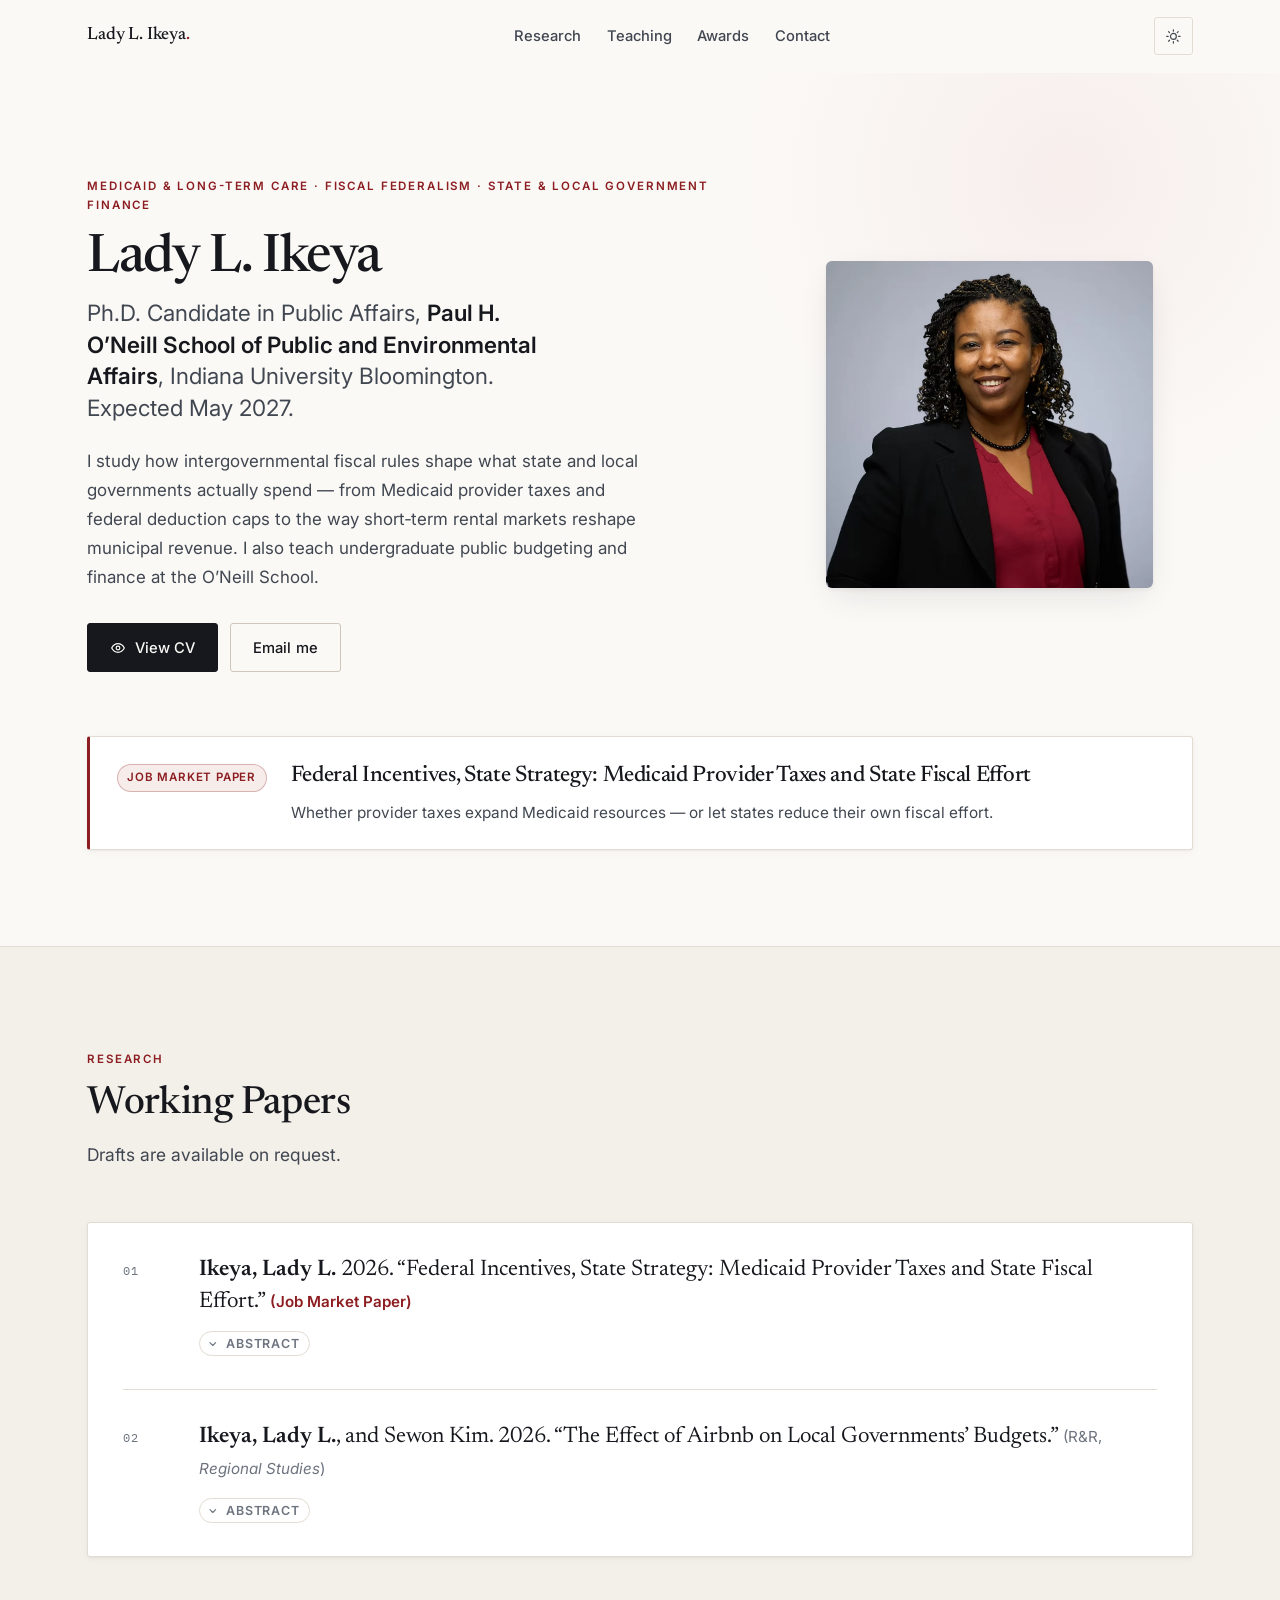
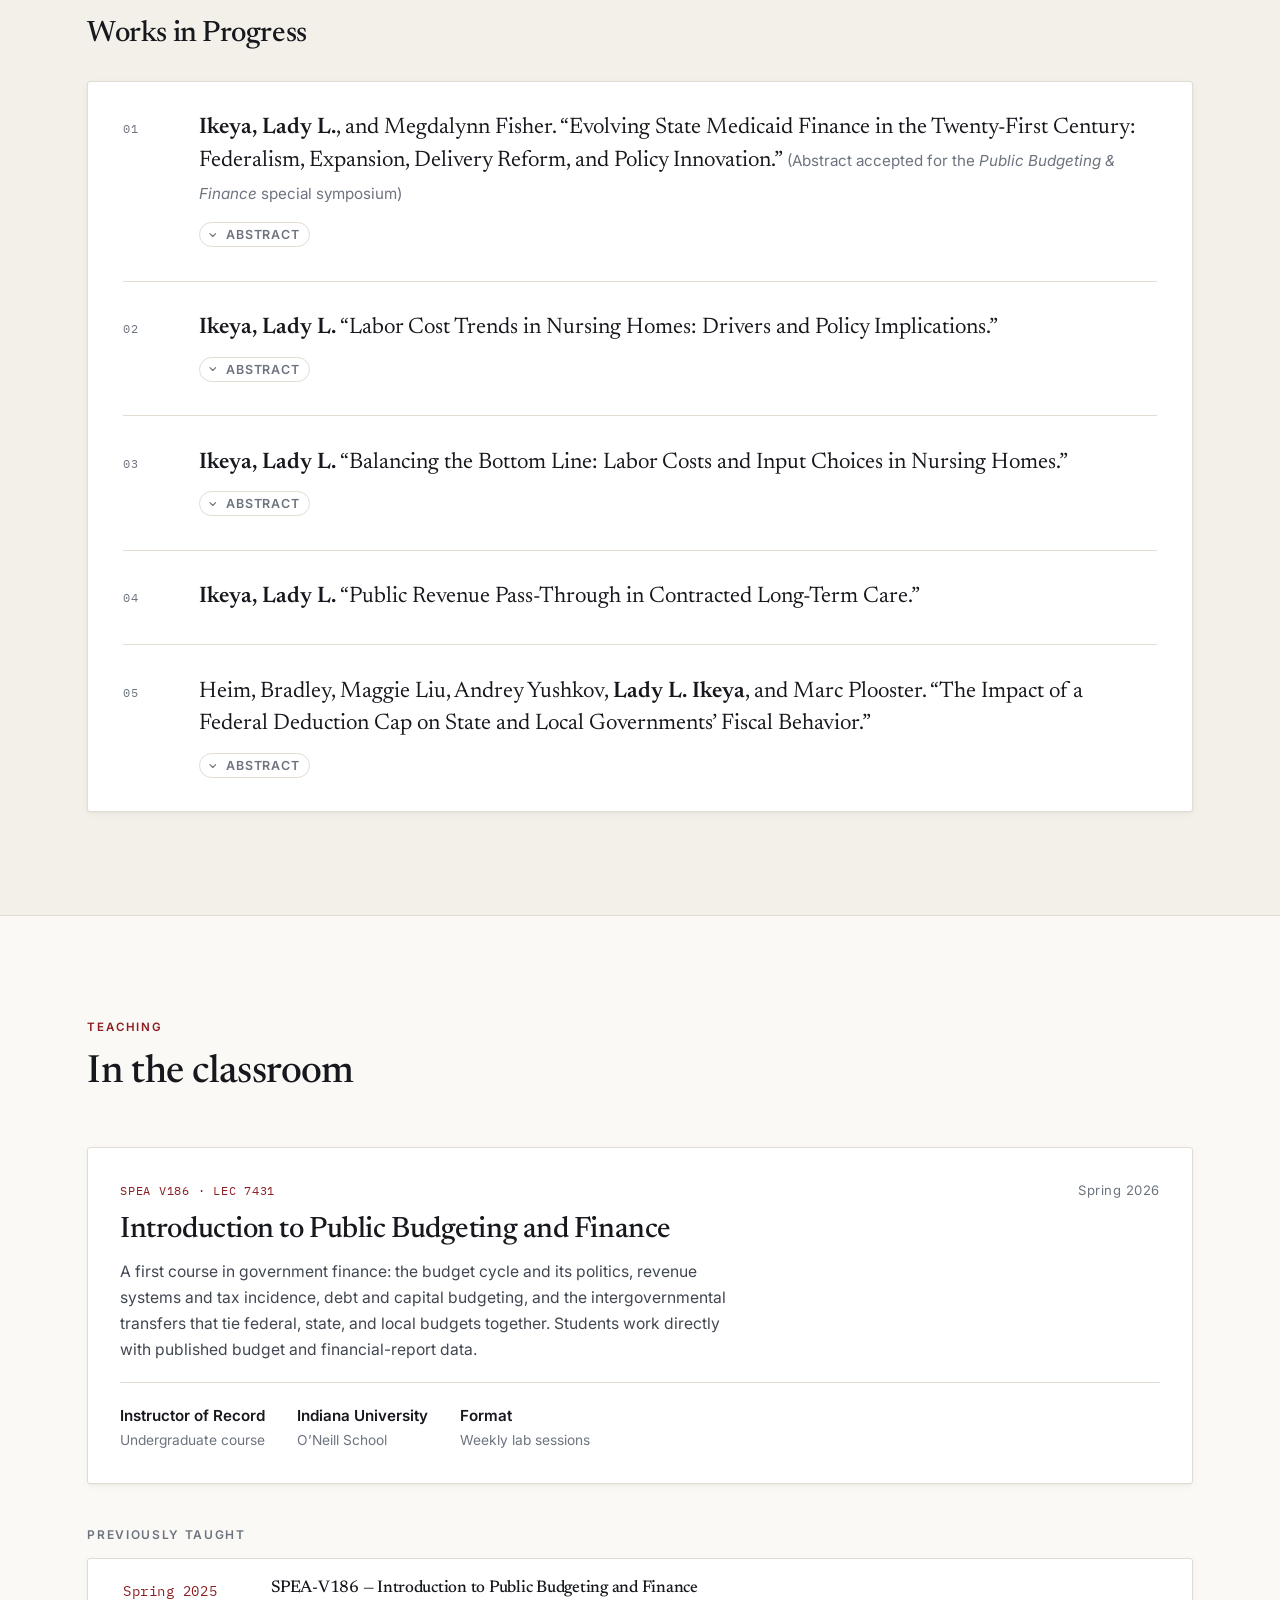
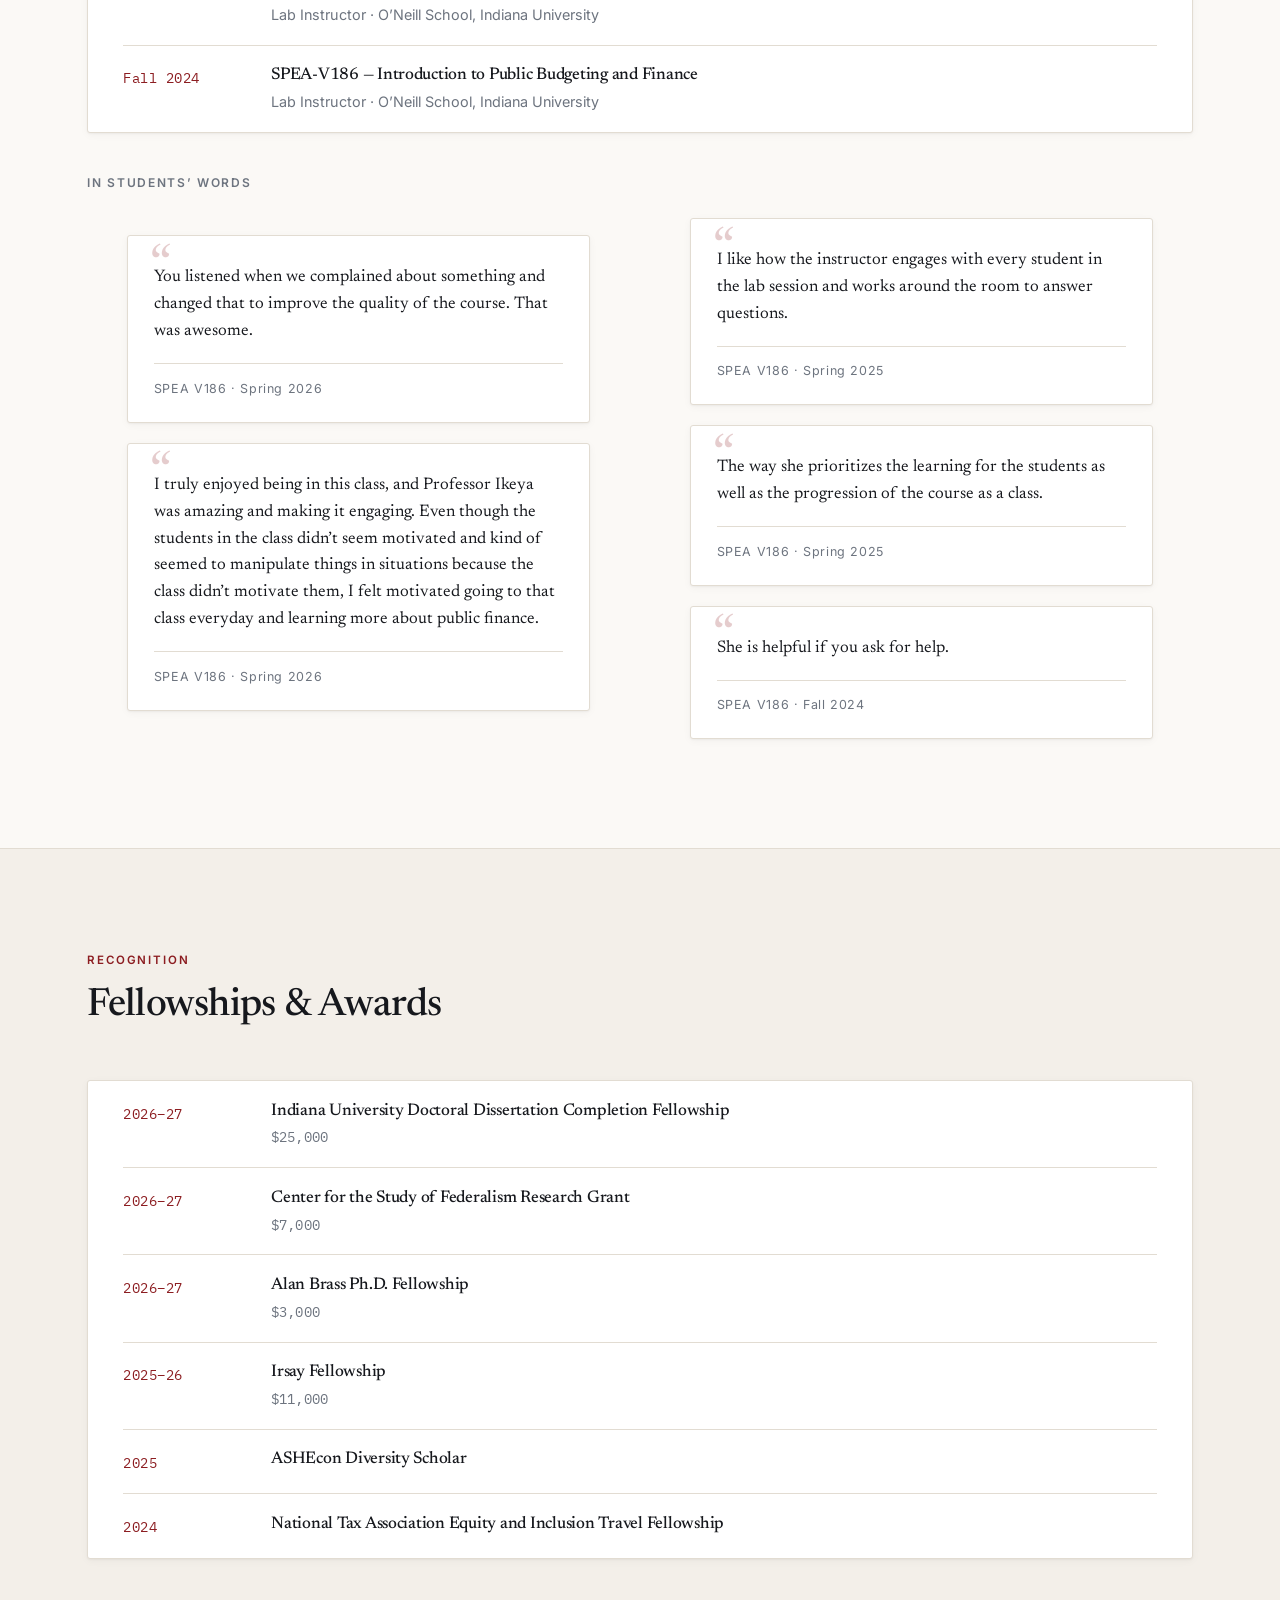
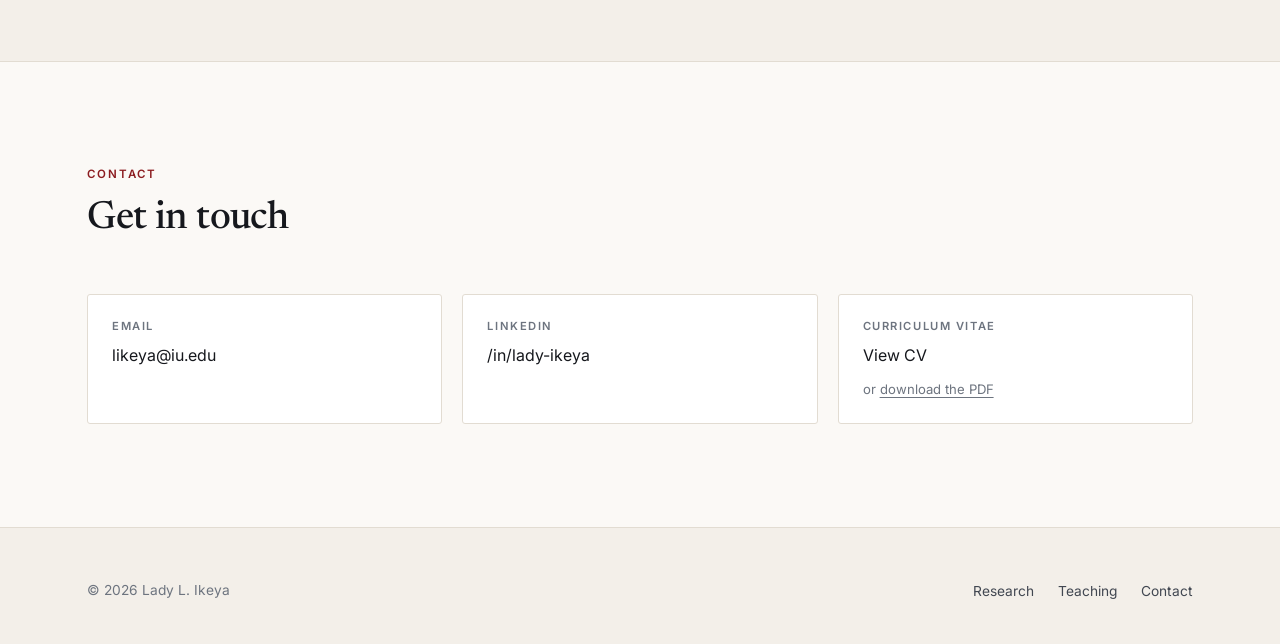
<file: index.html>
<!doctype html>
<html lang="en">
<head>
  <meta charset="utf-8">
  <meta name="viewport" content="width=device-width, initial-scale=1">
  <meta name="author" content="Lady L. Ikeya">
  <title>Lady L. Ikeya — Public Finance &amp; Fiscal Federalism</title>
  <meta name="description" content="Lady L. Ikeya is a Ph.D. candidate in public affairs at Indiana University's O'Neill School, researching public budgeting, Medicaid finance, and fiscal federalism.">
  <meta property="og:type" content="website">
  <meta property="og:title" content="Lady L. Ikeya — Public Finance &amp; Fiscal Federalism">
  <meta property="og:description" content="Ph.D. candidate researching public budgeting, Medicaid finance, and fiscal federalism at Indiana University.">
  <meta name="twitter:card" content="summary_large_image">
  <link rel="preconnect" href="https://fonts.googleapis.com">
  <link rel="preconnect" href="https://fonts.gstatic.com" crossorigin>
  <link rel="stylesheet" href="https://fonts.googleapis.com/css2?family=Inter:wght@400;500;600&family=Newsreader:ital,opsz,wght@0,6..72,400;0,6..72,500;1,6..72,400&family=IBM+Plex+Mono:wght@400;500&display=swap">
  <link rel="stylesheet" href="assets/css/main.css">
  <link rel="icon" href="data:image/svg+xml,<svg xmlns='http://www.w3.org/2000/svg' viewBox='0 0 100 100'><rect width='100' height='100' rx='16' fill='%238c1d21'/><text y='72' x='50' text-anchor='middle' font-family='Georgia,serif' font-size='58' fill='%23fbf9f6'>LI</text></svg>">
  <script>
    (function () {
      try {
        var t = localStorage.getItem('li-theme');
        if (t === 'light' || t === 'dark') document.documentElement.setAttribute('data-theme', t);
      } catch (e) {}
    })();
  </script>
</head>
<body>

<a class="skip-link" href="#research">Skip to content</a>

<header class="site-header">
  <div class="wrap">
    <nav class="nav" aria-label="Primary">
      <a class="brand" href="#top">Lady&nbsp;L.&nbsp;Ikeya<span>.</span></a>

      <ul class="nav-links" id="nav-links">
        <li><a href="#research">Research</a></li>
        <li><a href="#teaching">Teaching</a></li>
        <li><a href="#awards">Awards</a></li>
        <li><a href="#contact">Contact</a></li>
      </ul>

      <div class="nav-tools">
        <button class="icon-btn theme-toggle" type="button" aria-label="Switch colour theme">
          <svg class="sun" viewBox="0 0 24 24" fill="none" stroke="currentColor" stroke-width="1.7" stroke-linecap="round" aria-hidden="true"><circle cx="12" cy="12" r="4.2"/><path d="M12 2.5v2M12 19.5v2M2.5 12h2M19.5 12h2M5.1 5.1l1.4 1.4M17.5 17.5l1.4 1.4M18.9 5.1l-1.4 1.4M6.5 17.5l-1.4 1.4"/></svg>
          <svg class="moon" viewBox="0 0 24 24" fill="none" stroke="currentColor" stroke-width="1.7" stroke-linecap="round" stroke-linejoin="round" aria-hidden="true"><path d="M20.5 14.3A8.5 8.5 0 1 1 9.7 3.5a6.8 6.8 0 0 0 10.8 10.8z"/></svg>
        </button>
        <button class="icon-btn nav-toggle" type="button" aria-label="Menu" aria-expanded="false" aria-controls="nav-links">
          <svg viewBox="0 0 24 24" fill="none" stroke="currentColor" stroke-width="1.8" stroke-linecap="round" aria-hidden="true"><path d="M4 7h16M4 12h16M4 17h16"/></svg>
        </button>
      </div>
    </nav>
  </div>
</header>

<main id="top">

  <!-- ===================== 1. HERO ===================== -->
  <section class="hero">
    <div class="wrap">
      <div class="hero-grid">
        <div>
          <span class="eyebrow">Medicaid &amp; Long-Term Care &middot; Fiscal Federalism &middot; State &amp; Local Government Finance</span>
          <h1>Lady L. Ikeya</h1>
          <p class="hero-role">
            Ph.D. Candidate in Public Affairs, <strong>Paul H. O&rsquo;Neill School of Public
            and Environmental Affairs</strong>, Indiana University Bloomington.
            Expected May 2027.
          </p>
          <p class="hero-lede">
            I study how intergovernmental fiscal rules shape what state and local
            governments actually spend &mdash; from Medicaid provider taxes and federal
            deduction caps to the way short&#8209;term rental markets reshape municipal
            revenue. I also teach undergraduate public budgeting and finance at the
            O&rsquo;Neill School.
          </p>
          <div class="btn-row">
            <button class="btn" type="button" data-cv-open>
              <svg viewBox="0 0 24 24" fill="none" stroke="currentColor" stroke-width="1.8" stroke-linecap="round" stroke-linejoin="round" aria-hidden="true"><path d="M2.5 12S6 5.5 12 5.5 21.5 12 21.5 12 18 18.5 12 18.5 2.5 12 2.5 12z"/><circle cx="12" cy="12" r="2.75"/></svg>
              View CV
            </button>
            <a class="btn btn--ghost" href="mailto:likeya@iu.edu">Email me</a>
          </div>
        </div>

        <figure class="hero-portrait">
          <span class="portrait-fallback" aria-hidden="true">LI</span>
          <img src="assets/img/portrait.webp" width="1030" height="982"
               alt="Portrait of Lady L. Ikeya" onerror="this.hidden=true">
        </figure>
      </div>

      <div class="jmp-card reveal">
        <div><span class="tag tag--accent">Job Market Paper</span></div>
        <div>
          <h3>Federal Incentives, State Strategy: Medicaid Provider Taxes and State Fiscal Effort</h3>
          <p>
            Whether provider taxes expand Medicaid resources &mdash; or let states reduce
            their own fiscal effort.
          </p>
        </div>
      </div>
    </div>
  </section>

  <!-- ===================== 2. RESEARCH ===================== -->
  <section class="section section--sunken" id="research">
    <div class="wrap">
      <div class="section-head reveal">
        <span class="eyebrow">Research</span>
        <h2>Working Papers</h2>
        <p>Drafts are available on request.</p>
      </div>

      <ol class="papers">
        <li class="paper reveal">
          <span class="paper-num" aria-hidden="true">01</span>
          <div>
            <p class="citation"><span class="me">Ikeya, Lady L.</span> 2026. &ldquo;Federal Incentives, State Strategy: Medicaid Provider Taxes and State Fiscal Effort.&rdquo; <span class="status status--accent">(Job Market Paper)</span></p>

            <button class="abstract-toggle" type="button" aria-expanded="false" aria-controls="abstract-jmp">
              <svg viewBox="0 0 24 24" fill="none" stroke="currentColor" stroke-width="2" stroke-linecap="round" stroke-linejoin="round" aria-hidden="true"><path d="m7 10 5 5 5-5"/></svg>
              Abstract
            </button>

            <div class="abstract" id="abstract-jmp" hidden>
              <p>
                Provider taxes are a central but opaque feature of Medicaid finance. They
                allow states to tax health care providers, use the revenue as part of
                Medicaid&rsquo;s non-federal share, and draw federal matching funds. This paper
                asks whether Medicaid provider taxes expand Medicaid resources or allow
                states to reduce state fiscal effort. I construct a state-year panel of
                provider-tax adoption by provider class and link it to NASBO and CMS
                Medicaid finance data. Using stacked-cohort difference-in-differences
                designs, I find that adopting any provider tax is associated with an
                11&nbsp;percent decline in Medicaid General Fund spending from NASBO with no
                corresponding increase in total Medicaid spending. A decomposition of CMS
                spending reports suggests that the decline in reported state Medicaid
                financing appears in Medicaid service payments rather than administrative
                spending. Heterogeneity results are strongest in states with broader
                provider-tax portfolios and higher baseline General Fund reliance. The
                findings suggest that provider taxes function not only as Medicaid
                financing tools but also as instruments of state fiscal strategy.
              </p>
            </div>
          </div>
        </li>

        <li class="paper reveal">
          <span class="paper-num" aria-hidden="true">02</span>
          <div>
            <p class="citation"><span class="me">Ikeya, Lady L.</span>, and Sewon Kim. 2026. &ldquo;The Effect of Airbnb on Local Governments&rsquo; Budgets.&rdquo; <span class="status">(R&amp;R, <cite>Regional Studies</cite>)</span></p>

            <button class="abstract-toggle" type="button" aria-expanded="false" aria-controls="abstract-airbnb">
              <svg viewBox="0 0 24 24" fill="none" stroke="currentColor" stroke-width="2" stroke-linecap="round" stroke-linejoin="round" aria-hidden="true"><path d="m7 10 5 5 5-5"/></svg>
              Abstract
            </button>

            <div class="abstract" id="abstract-airbnb" hidden>
              <p>
                Digital platforms are reshaping regional housing markets, yet evidence on
                their implications for subnational public finance remains limited. This
                paper estimates the causal effect of the expansion of the short-term rental
                (STR) market on county government revenues and expenditures across all
                U.S.&nbsp;counties. To address endogeneity, we leverage quasi-experimental
                variation from the 2017 solar eclipse and estimate an instrumental-variables
                model with county- and year-fixed effects. We find that increased platform
                penetration reduces property and sales tax revenues, as well as spending on
                public welfare and education. The results imply changes in tax revenues and
                a shift in resource allocation by local governments where STRs have
                penetrated deeper into the housing market.
              </p>
            </div>
          </div>
        </li>
      </ol>

      <h2 class="subhead reveal">Works in Progress</h2>

      <ol class="papers">
        <li class="paper reveal">
          <span class="paper-num" aria-hidden="true">01</span>
          <div>
            <p class="citation"><span class="me">Ikeya, Lady L.</span>, and Megdalynn Fisher. &ldquo;Evolving State Medicaid Finance in the Twenty-First Century: Federalism, Expansion, Delivery Reform, and Policy Innovation.&rdquo; <span class="status">(Abstract accepted for the <cite>Public Budgeting &amp; Finance</cite> special symposium)</span></p>

            <button class="abstract-toggle" type="button" aria-expanded="false" aria-controls="abstract-evolving">
              <svg viewBox="0 0 24 24" fill="none" stroke="currentColor" stroke-width="2" stroke-linecap="round" stroke-linejoin="round" aria-hidden="true"><path d="m7 10 5 5 5-5"/></svg>
              Abstract
            </button>

            <div class="abstract" id="abstract-evolving" hidden>
              <p>
                This paper examines how Medicaid financing evolved from 2000 to 2025 and
                what that transformation implies for state public budgeting and
                intergovernmental finance. Over the first quarter of the twenty-first
                century, Medicaid has become the largest fiscal program in most state
                budgets and the primary channel through which federal funds flow to states.
                Yet existing research treats key components of Medicaid finance (such as
                eligibility rules, federal matching rates, provider taxes, and waiver
                policies) in isolation.
              </p>
              <p>
                The integrated account highlights the role of system-level shocks and policy
                responses in reshaping Medicaid program finance. We distinguish between
                major economic disruptions (e.g., the Great Recession and the COVID&#8209;19
                pandemic) and major policy changes, including the Affordable Care Act,
                changes to federal matching rates, and the expansion of financing strategies
                such as provider taxes, intergovernmental transfers, certified public
                expenditures, managed care payment systems, and Section&nbsp;1115 waivers.
                These disruptions and policy responses changed enrollment, spending growth,
                and the distribution of costs between federal and state governments, while
                also altering state fiscal capacity, risk exposure, and incentives.
                Empirically, the paper combines descriptive trend analysis with stylized
                state-year models that depict changes in enrollment, spending, and
                federal-state financing shares associated with ACA expansion and shifts in
                federal matching policy.
              </p>
              <p>
                This paper reconceptualizes Medicaid as a dynamic intergovernmental fiscal
                system, showing how successive policy shocks transformed a relatively
                straightforward matching grant program into a complex fiscal architecture
                shaped by federal incentives, state financing strategies, and
                institutionalized policy variation. This broad perspective provides a
                comprehensive baseline for understanding the evolution of state Medicaid
                finance in the first quarter of the twenty-first century.
              </p>
            </div>
          </div>
        </li>

        <li class="paper reveal">
          <span class="paper-num" aria-hidden="true">02</span>
          <div>
            <p class="citation"><span class="me">Ikeya, Lady L.</span> &ldquo;Labor Cost Trends in Nursing Homes: Drivers and Policy Implications.&rdquo;</p>

            <button class="abstract-toggle" type="button" aria-expanded="false" aria-controls="abstract-laborcost">
              <svg viewBox="0 0 24 24" fill="none" stroke="currentColor" stroke-width="2" stroke-linecap="round" stroke-linejoin="round" aria-hidden="true"><path d="m7 10 5 5 5-5"/></svg>
              Abstract
            </button>

            <div class="abstract" id="abstract-laborcost" hidden>
              <p>
                Public programs often finance essential services through private and
                nonprofit providers, but the financial condition of these providers depends
                heavily on public payment policy. This paper studies that relationship using
                U.S.&nbsp;nursing homes as a case of publicly financed service delivery in a
                labor-intensive sector. Nursing home care has limited scope for labor-saving
                productivity growth, making providers vulnerable to Baumol-type cost pressure
                as wages and operating costs rise with the broader economy. Because Medicaid
                is the dominant payer for long-stay nursing home care, state payment policy
                is central to provider revenues, margins, and service capacity. Using
                facility-level Medicare cost report data from 2011 to 2024 linked to state
                Medicaid financing, regulatory, and economic measures, I document trends in
                nursing home revenues, costs, margins, occupancy, bed supply, payer mix, and
                ownership structure. I then examine whether provider financial conditions
                differ across state public payment environments, with particular attention to
                Medicaid reimbursement generosity, Medicaid dependence, staffing regulation,
                minimum wage policy, and certificate-of-need regulation. The findings provide
                evidence on whether public payment systems supply sufficient resources to
                sustain provider capacity in a sector that serves a large Medicaid population.
              </p>
            </div>
          </div>
        </li>

        <li class="paper reveal">
          <span class="paper-num" aria-hidden="true">03</span>
          <div>
            <p class="citation"><span class="me">Ikeya, Lady L.</span> &ldquo;Balancing the Bottom Line: Labor Costs and Input Choices in Nursing Homes.&rdquo;</p>

            <button class="abstract-toggle" type="button" aria-expanded="false" aria-controls="abstract-bottomline">
              <svg viewBox="0 0 24 24" fill="none" stroke="currentColor" stroke-width="2" stroke-linecap="round" stroke-linejoin="round" aria-hidden="true"><path d="m7 10 5 5 5-5"/></svg>
              Abstract
            </button>

            <div class="abstract" id="abstract-bottomline" hidden>
              <p>
                Labor-cost shocks play a central role in shaping provider behavior in
                labor-intensive health care settings such as nursing homes. However,
                existing research largely focuses on whether costs affect staffing and
                quality, leaving open the question of which margins providers adjust when
                labor costs rise. Using facility-level administrative data from
                2011&ndash;2017, I exploit variation in state minimum wage changes and
                differential exposure to low-wage labor to identify the effects of
                labor-cost shocks on staffing levels and staffing composition.
              </p>
              <p>
                I find that minimum wage increases have little effect on total nursing hours
                per resident day, indicating that facilities largely preserve the quantity of
                care. Instead, adjustment occurs primarily through changes in staffing
                composition: facilities reduce reliance on certified nursing assistants and,
                in some cases, increase the share of licensed practical nurses, while changes
                in registered nurse staffing are limited. These responses are heterogeneous
                and concentrated among less exposed facilities, while highly exposed
                facilities exhibit muted adjustment, consistent with binding financial
                constraints. These findings suggest that in regulated care settings,
                providers respond to labor-cost shocks by re-optimizing input mix rather
                than reducing service quantity, highlighting the importance of
                distinguishing between quantity and skill composition when evaluating
                labor-market policies in health care.
              </p>
            </div>
          </div>
        </li>

        <li class="paper reveal">
          <span class="paper-num" aria-hidden="true">04</span>
          <p class="citation"><span class="me">Ikeya, Lady L.</span> &ldquo;Public Revenue Pass-Through in Contracted Long-Term Care.&rdquo;</p>
        </li>

        <li class="paper reveal">
          <span class="paper-num" aria-hidden="true">05</span>
          <div>
            <p class="citation">Heim, Bradley, Maggie Liu, Andrey Yushkov, <span class="me">Lady L. Ikeya</span>, and Marc Plooster. &ldquo;The Impact of a Federal Deduction Cap on State and Local Governments&rsquo; Fiscal Behavior.&rdquo;</p>

            <button class="abstract-toggle" type="button" aria-expanded="false" aria-controls="abstract-saltcap">
              <svg viewBox="0 0 24 24" fill="none" stroke="currentColor" stroke-width="2" stroke-linecap="round" stroke-linejoin="round" aria-hidden="true"><path d="m7 10 5 5 5-5"/></svg>
              Abstract
            </button>

            <div class="abstract" id="abstract-saltcap" hidden>
              <p>
                The Tax Cuts and Jobs Act of 2017 significantly limited the federal
                deductibility of state and local taxes (SALT), both by placing a cap on the
                amount of SALT that could be deducted and by increasing the standard
                deduction. This study examines the effects of these changes on local and
                state government fiscal behavior. Using data from the IRS population files
                of individual income tax returns spanning 2014&ndash;2022, we calculate county
                and state-level after-tax cost of paying SALT before and after the
                implementation of TCJA. This data is then matched to data on state and local
                revenue and expenditures from the State and Local Finance data collected by
                the U.S.&nbsp;Census Bureau, as well as data on state sales and income tax
                rates collected by the Tax Foundation. Following the previous literature, we
                estimate the impacts of changes in the after-tax cost of SALT on tax revenue,
                tax parameters, and state and local expenditures using two-way fixed effects
                models in which we instrument for the endogeneity of the after-tax cost.
              </p>
            </div>
          </div>
        </li>
      </ol>
    </div>
  </section>

  <!-- ===================== 3. TEACHING ===================== -->
  <section class="section" id="teaching">
    <div class="wrap">
      <div class="section-head reveal">
        <span class="eyebrow">Teaching</span>
        <h2>In the classroom</h2>
      </div>

      <article class="course reveal">
        <div class="course-head">
          <span class="course-code">SPEA&nbsp;V186 &middot; LEC 7431</span>
          <span class="course-term">Spring 2026</span>
        </div>
        <h3>Introduction to Public Budgeting and Finance</h3>
        <p>
          A first course in government finance: the budget cycle and its politics, revenue
          systems and tax incidence, debt and capital budgeting, and the intergovernmental
          transfers that tie federal, state, and local budgets together. Students work
          directly with published budget and financial-report data.
        </p>
        <ul class="course-meta">
          <li><strong>Instructor of Record</strong> Undergraduate course</li>
          <li><strong>Indiana University</strong> O&rsquo;Neill School</li>
          <li><strong>Format</strong> Weekly lab sessions</li>
        </ul>
      </article>

      <h3 class="minihead reveal">Previously taught</h3>

      <ol class="timeline reveal">
        <li class="term">
          <span class="term-year">Spring 2025</span>
          <div>
            <h4 class="term-name">SPEA&#8209;V186 &mdash; Introduction to Public Budgeting and Finance</h4>
            <p class="term-org">Lab Instructor &middot; O&rsquo;Neill School, Indiana University</p>
          </div>
        </li>
        <li class="term">
          <span class="term-year">Fall 2024</span>
          <div>
            <h4 class="term-name">SPEA&#8209;V186 &mdash; Introduction to Public Budgeting and Finance</h4>
            <p class="term-org">Lab Instructor &middot; O&rsquo;Neill School, Indiana University</p>
          </div>
        </li>
      </ol>

      <h3 class="minihead reveal">In students&rsquo; words</h3>

      <div class="quote-grid" id="comments">
        <figure class="quote reveal">
          <blockquote>
            You listened when we complained about something and changed that to
            improve the quality of the course. That was awesome.
          </blockquote>
          <figcaption>SPEA V186 &middot; Spring 2026</figcaption>
        </figure>

        <figure class="quote reveal">
          <blockquote>
            I truly enjoyed being in this class, and Professor Ikeya was amazing and
            making it engaging. Even though the students in the class didn&rsquo;t seem
            motivated and kind of seemed to manipulate things in situations because the
            class didn&rsquo;t motivate them, I felt motivated going to that class everyday
            and learning more about public finance.
          </blockquote>
          <figcaption>SPEA V186 &middot; Spring 2026</figcaption>
        </figure>

        <figure class="quote reveal">
          <blockquote>
            I like how the instructor engages with every student in the lab session
            and works around the room to answer questions.
          </blockquote>
          <figcaption>SPEA V186 &middot; Spring 2025</figcaption>
        </figure>

        <figure class="quote reveal">
          <blockquote>
            The way she prioritizes the learning for the students as well as the
            progression of the course as a class.
          </blockquote>
          <figcaption>SPEA V186 &middot; Spring 2025</figcaption>
        </figure>

        <figure class="quote reveal">
          <blockquote>
            She is helpful if you ask for help.
          </blockquote>
          <figcaption>SPEA V186 &middot; Fall 2024</figcaption>
        </figure>
      </div>
    </div>
  </section>

  <!-- ===================== 4. AWARDS ===================== -->
  <section class="section section--sunken" id="awards">
    <div class="wrap">
      <div class="section-head reveal">
        <span class="eyebrow">Recognition</span>
        <h2>Fellowships &amp; Awards</h2>
      </div>

      <!-- Descending by year — newest entries go at the TOP of this list. -->
      <ol class="timeline reveal" id="awards-list">
        <li class="award">
          <span class="award-year">2026&ndash;27</span>
          <div>
            <h4 class="award-name">Indiana University Doctoral Dissertation Completion Fellowship</h4>
            <p class="award-amount">$25,000</p>
          </div>
        </li>

        <li class="award">
          <span class="award-year">2026&ndash;27</span>
          <div>
            <h4 class="award-name">Center for the Study of Federalism Research Grant</h4>
            <p class="award-amount">$7,000</p>
          </div>
        </li>

        <li class="award">
          <span class="award-year">2026&ndash;27</span>
          <div>
            <h4 class="award-name">Alan Brass Ph.D. Fellowship</h4>
            <p class="award-amount">$3,000</p>
          </div>
        </li>

        <li class="award">
          <span class="award-year">2025&ndash;26</span>
          <div>
            <h4 class="award-name">Irsay Fellowship</h4>
            <p class="award-amount">$11,000</p>
          </div>
        </li>

        <li class="award">
          <span class="award-year">2025</span>
          <div>
            <h4 class="award-name">ASHEcon Diversity Scholar</h4>
          </div>
        </li>

        <li class="award">
          <span class="award-year">2024</span>
          <div>
            <h4 class="award-name">National Tax Association Equity and Inclusion Travel Fellowship</h4>
          </div>
        </li>
      </ol>
    </div>
  </section>

  <!-- ===================== 5. CONTACT ===================== -->
  <section class="section" id="contact">
    <div class="wrap">
      <div class="section-head reveal">
        <span class="eyebrow">Contact</span>
        <h2>Get in touch</h2>
      </div>

      <div class="contact-grid">
        <a class="contact-card reveal" href="mailto:likeya@iu.edu">
          <span class="label">Email</span>
          <span class="value">likeya@iu.edu</span>
        </a>
        <a class="contact-card reveal" href="https://www.linkedin.com/in/lady-ikeya/" target="_blank" rel="noopener">
          <span class="label">LinkedIn</span>
          <span class="value">/in/lady-ikeya</span>
        </a>
        <div class="contact-card reveal">
          <span class="label">Curriculum Vitae</span>
          <button class="value value-btn" type="button" data-cv-open>View CV</button>
          <span class="card-aside">or <a href="assets/files/lady-ikeya-cv.pdf" download="Lady-L-Ikeya-CV.pdf">download the PDF</a></span>
        </div>
      </div>
    </div>
  </section>

  <!-- ===================== CV VIEWER ===================== -->
  <div class="cv-viewer" id="cv-viewer" hidden>
    <div class="cv-viewer-backdrop" data-cv-close></div>

    <div class="cv-viewer-panel" role="dialog" aria-modal="true" aria-labelledby="cv-viewer-title">
      <header class="cv-viewer-bar">
        <h2 id="cv-viewer-title">Curriculum Vitae</h2>
        <div class="cv-viewer-actions">
          <a class="btn btn--sm" href="assets/files/lady-ikeya-cv.pdf" download="Lady-L-Ikeya-CV.pdf">
            <svg viewBox="0 0 24 24" fill="none" stroke="currentColor" stroke-width="1.8" stroke-linecap="round" stroke-linejoin="round" aria-hidden="true"><path d="M12 3.5v11M7.5 10.5 12 15l4.5-4.5M4.5 18.5h15"/></svg>
            Download PDF
          </a>
          <button class="icon-btn cv-viewer-close" type="button" data-cv-close aria-label="Close CV">
            <svg viewBox="0 0 24 24" fill="none" stroke="currentColor" stroke-width="1.8" stroke-linecap="round" aria-hidden="true"><path d="M6 6l12 12M18 6 6 18"/></svg>
          </button>
        </div>
      </header>

      <div class="cv-viewer-pages">
        <img class="cv-page" data-src="assets/img/cv/cv-page-1.webp" width="1275" height="1650" alt="Curriculum vitae, page 1">
        <img class="cv-page" data-src="assets/img/cv/cv-page-2.webp" width="1275" height="1650" alt="Curriculum vitae, page 2">
        <p class="cv-viewer-foot">
          Page images for reading on screen.
          <a href="assets/files/lady-ikeya-cv.pdf" download="Lady-L-Ikeya-CV.pdf">Download the PDF</a>
          for the selectable-text original.
        </p>
      </div>
    </div>
  </div>

</main>

<footer class="site-footer">
  <div class="wrap">
    <div class="footer-inner">
      <p>&copy; <span data-year>2026</span> Lady L. Ikeya</p>
      <ul class="footer-links">
        <li><a href="#research">Research</a></li>
        <li><a href="#teaching">Teaching</a></li>
        <li><a href="#contact">Contact</a></li>
      </ul>
    </div>
  </div>
</footer>

<script src="assets/js/main.js"></script>
</body>
</html>
</file>
<file: assets/css/main.css>
/* ==========================================================================
   Lady Ikeya — Academic Portfolio
   Design system: warm paper ground, ink type, garnet accent.
   ========================================================================== */

/* ---------- 1. Tokens ---------- */

:root {
  /* Ground & ink */
  --paper:        #fbf9f6;
  --paper-raised: #ffffff;
  --paper-sunken: #f3efe9;
  --ink:          #16181d;
  --ink-soft:     #414751;
  --ink-muted:    #6d747f;
  --rule:         #e2dcd2;
  --rule-strong:  #cec6b9;

  /* Accent — a deep garnet, a quiet nod to Indiana crimson */
  --accent:       #8c1d21;
  --accent-hover: #6f1619;
  --accent-wash:  #f6ecea;

  /* Type */
  --font-display: "Newsreader", "Iowan Old Style", "Palatino Linotype", Palatino, Georgia, serif;
  --font-body:    "Inter", -apple-system, BlinkMacSystemFont, "Segoe UI", Roboto, Helvetica, Arial, sans-serif;
  --font-mono:    "IBM Plex Mono", ui-monospace, SFMono-Regular, Menlo, monospace;

  /* Scale */
  --step--1: clamp(0.82rem, 0.79rem + 0.14vw, 0.89rem);
  --step-0:  clamp(1rem, 0.96rem + 0.18vw, 1.09rem);
  --step-1:  clamp(1.2rem, 1.12rem + 0.36vw, 1.44rem);
  --step-2:  clamp(1.45rem, 1.31rem + 0.66vw, 1.9rem);
  --step-3:  clamp(1.75rem, 1.5rem + 1.16vw, 2.55rem);
  --step-4:  clamp(2.1rem, 1.66rem + 2.05vw, 3.5rem);

  /* Space & shape */
  --gutter: clamp(1.25rem, 0.85rem + 2vw, 2.75rem);
  --measure: 68ch;
  --radius: 3px;
  --radius-lg: 6px;

  --shadow-sm: 0 1px 2px rgba(22, 24, 29, 0.04), 0 2px 8px rgba(22, 24, 29, 0.04);
  --shadow-md: 0 2px 4px rgba(22, 24, 29, 0.05), 0 12px 32px -8px rgba(22, 24, 29, 0.12);

  --ease: cubic-bezier(0.22, 0.61, 0.36, 1);
}

@media (prefers-color-scheme: dark) {
  :root:not([data-theme="light"]) {
    --paper:        #14161a;
    --paper-raised: #1c1f25;
    --paper-sunken: #101215;
    --ink:          #f0ece6;
    --ink-soft:     #c3bfb8;
    --ink-muted:    #8f8d88;
    --rule:         #2b2f36;
    --rule-strong:  #3d434c;
    --accent:       #e08a86;
    --accent-hover: #f0a5a1;
    --accent-wash:  #2a1c1d;
    --shadow-sm: 0 1px 2px rgba(0, 0, 0, 0.3), 0 2px 8px rgba(0, 0, 0, 0.24);
    --shadow-md: 0 2px 4px rgba(0, 0, 0, 0.3), 0 12px 32px -8px rgba(0, 0, 0, 0.5);
  }
}

:root[data-theme="dark"] {
  --paper:        #14161a;
  --paper-raised: #1c1f25;
  --paper-sunken: #101215;
  --ink:          #f0ece6;
  --ink-soft:     #c3bfb8;
  --ink-muted:    #8f8d88;
  --rule:         #2b2f36;
  --rule-strong:  #3d434c;
  --accent:       #e08a86;
  --accent-hover: #f0a5a1;
  --accent-wash:  #2a1c1d;
  --shadow-sm: 0 1px 2px rgba(0, 0, 0, 0.3), 0 2px 8px rgba(0, 0, 0, 0.24);
  --shadow-md: 0 2px 4px rgba(0, 0, 0, 0.3), 0 12px 32px -8px rgba(0, 0, 0, 0.5);
}

/* ---------- 2. Reset & base ---------- */

*, *::before, *::after { box-sizing: border-box; }

html {
  -webkit-text-size-adjust: 100%;
  scroll-behavior: smooth;
  scroll-padding-top: 6rem;
}

@media (prefers-reduced-motion: reduce) {
  html { scroll-behavior: auto; }
  *, *::before, *::after {
    animation-duration: 0.01ms !important;
    animation-iteration-count: 1 !important;
    transition-duration: 0.01ms !important;
  }
}

body {
  margin: 0;
  background: var(--paper);
  color: var(--ink);
  font-family: var(--font-body);
  font-size: var(--step-0);
  line-height: 1.65;
  font-feature-settings: "kern" 1, "liga" 1, "calt" 1;
  -webkit-font-smoothing: antialiased;
  -moz-osx-font-smoothing: grayscale;
  overflow-x: hidden;
}

h1, h2, h3, h4 {
  font-family: var(--font-display);
  font-weight: 500;
  line-height: 1.15;
  letter-spacing: -0.015em;
  color: var(--ink);
  margin: 0;
  text-wrap: balance;
}

p { margin: 0 0 1em; text-wrap: pretty; }
p:last-child { margin-bottom: 0; }

a {
  color: var(--accent);
  text-decoration: none;
  text-underline-offset: 0.22em;
  text-decoration-thickness: 1px;
  transition: color 0.18s var(--ease);
}
a:hover { color: var(--accent-hover); text-decoration: underline; }

:focus-visible {
  outline: 2px solid var(--accent);
  outline-offset: 3px;
  border-radius: 2px;
}

img { max-width: 100%; height: auto; display: block; }
ul, ol { margin: 0; padding: 0; }
hr { border: 0; border-top: 1px solid var(--rule); margin: 0; }

::selection { background: var(--accent); color: var(--paper); }

/* ---------- 3. Layout primitives ---------- */

.wrap {
  width: 100%;
  max-width: 74rem;
  margin-inline: auto;
  padding-inline: var(--gutter);
}

.section {
  padding-block: clamp(3.5rem, 2.4rem + 5vw, 7rem);
  border-top: 1px solid var(--rule);
}
.section:first-of-type { border-top: 0; }
.section--sunken { background: var(--paper-sunken); }

.skip-link {
  position: absolute;
  left: -9999px;
  top: 0;
  z-index: 200;
  background: var(--ink);
  color: var(--paper);
  padding: 0.75rem 1.25rem;
  font-size: var(--step--1);
}
.skip-link:focus { left: 0.5rem; top: 0.5rem; }

/* ---------- 4. Eyebrow / section heading ---------- */

.eyebrow {
  display: block;
  font-family: var(--font-body);
  font-size: 0.72rem;
  font-weight: 600;
  letter-spacing: 0.16em;
  text-transform: uppercase;
  color: var(--accent);
  margin-bottom: 0.85rem;
}

.section-head {
  margin-bottom: clamp(2rem, 1.4rem + 2.4vw, 3.25rem);
  max-width: var(--measure);
}
.section-head h2 { font-size: var(--step-3); }
.section-head p {
  margin-top: 0.9rem;
  color: var(--ink-soft);
  font-size: var(--step-0);
  max-width: 60ch;
}

/* ---------- 5. Header & navigation ---------- */

.site-header {
  position: sticky;
  top: 0;
  z-index: 100;
  background: color-mix(in srgb, var(--paper) 88%, transparent);
  backdrop-filter: saturate(180%) blur(14px);
  -webkit-backdrop-filter: saturate(180%) blur(14px);
  border-bottom: 1px solid transparent;
  transition: border-color 0.25s var(--ease), box-shadow 0.25s var(--ease);
}
.site-header.is-stuck {
  border-bottom-color: var(--rule);
  box-shadow: 0 1px 20px -12px rgba(0, 0, 0, 0.4);
}

.nav {
  display: flex;
  align-items: center;
  justify-content: space-between;
  gap: 1.5rem;
  min-height: 4.5rem;
}

.brand {
  font-family: var(--font-display);
  font-size: 1.12rem;
  font-weight: 500;
  letter-spacing: -0.01em;
  color: var(--ink);
  white-space: nowrap;
}
.brand:hover { color: var(--ink); text-decoration: none; }
.brand span { color: var(--accent); }

.nav-links {
  display: flex;
  align-items: center;
  gap: clamp(1rem, 0.4rem + 1.5vw, 2rem);
  list-style: none;
}
.nav-links a {
  position: relative;
  color: var(--ink-soft);
  font-size: 0.92rem;
  font-weight: 500;
  padding-block: 0.4rem;
  white-space: nowrap;
}
.nav-links a::after {
  content: "";
  position: absolute;
  left: 0;
  bottom: 0.05rem;
  width: 100%;
  height: 1.5px;
  background: var(--accent);
  transform: scaleX(0);
  transform-origin: left;
  transition: transform 0.25s var(--ease);
}
.nav-links a:hover { color: var(--ink); text-decoration: none; }
.nav-links a:hover::after,
.nav-links a[aria-current="page"]::after { transform: scaleX(1); }
.nav-links a[aria-current="page"] { color: var(--ink); }

.nav-tools { display: flex; align-items: center; gap: 0.5rem; }

.icon-btn {
  display: grid;
  place-items: center;
  width: 2.4rem;
  height: 2.4rem;
  border: 1px solid var(--rule);
  border-radius: var(--radius);
  background: transparent;
  color: var(--ink-soft);
  cursor: pointer;
  padding: 0;
  transition: border-color 0.2s var(--ease), color 0.2s var(--ease), background 0.2s var(--ease);
}
.icon-btn:hover { border-color: var(--rule-strong); color: var(--ink); background: var(--paper-raised); }
.icon-btn svg { width: 1.05rem; height: 1.05rem; }
.theme-toggle .moon { display: none; }
:root[data-theme="dark"] .theme-toggle .sun { display: none; }
:root[data-theme="dark"] .theme-toggle .moon { display: block; }
@media (prefers-color-scheme: dark) {
  :root:not([data-theme="light"]) .theme-toggle .sun { display: none; }
  :root:not([data-theme="light"]) .theme-toggle .moon { display: block; }
}

.nav-toggle { display: none; }

@media (max-width: 860px) {
  .nav-toggle { display: grid; }
  .nav-links {
    position: fixed;
    inset: 4.5rem 0 auto 0;
    flex-direction: column;
    align-items: stretch;
    gap: 0;
    background: var(--paper);
    border-bottom: 1px solid var(--rule);
    padding: 0.5rem var(--gutter) 1.5rem;
    box-shadow: var(--shadow-md);
    transform: translateY(-120%);
    opacity: 0;
    pointer-events: none;
    transition: transform 0.32s var(--ease), opacity 0.2s var(--ease);
  }
  .nav-links.is-open { transform: translateY(0); opacity: 1; pointer-events: auto; }
  .nav-links li { border-bottom: 1px solid var(--rule); }
  .nav-links li:last-child { border-bottom: 0; }
  .nav-links a { display: block; padding: 0.95rem 0; font-size: 1.02rem; }
  .nav-links a::after { display: none; }
}

/* ---------- 6. Buttons ---------- */

.btn {
  display: inline-flex;
  align-items: center;
  gap: 0.55rem;
  padding: 0.7rem 1.35rem;
  border: 1px solid var(--ink);
  border-radius: var(--radius);
  background: var(--ink);
  color: var(--paper);
  font-family: var(--font-body);
  font-size: 0.92rem;
  font-weight: 500;
  letter-spacing: 0.01em;
  cursor: pointer;
  transition: transform 0.18s var(--ease), background 0.2s var(--ease), border-color 0.2s var(--ease), color 0.2s var(--ease), box-shadow 0.2s var(--ease);
}
.btn:hover {
  background: var(--accent);
  border-color: var(--accent);
  color: #fff;
  text-decoration: none;
  transform: translateY(-1px);
  box-shadow: var(--shadow-sm);
}
.btn svg { width: 1rem; height: 1rem; flex: none; }

.btn--ghost {
  background: transparent;
  color: var(--ink);
  border-color: var(--rule-strong);
}
.btn--ghost:hover { background: var(--paper-raised); color: var(--accent); border-color: var(--accent); }

.btn-row { display: flex; flex-wrap: wrap; gap: 0.75rem; margin-top: 2rem; }

/* ---------- 7. Hero ---------- */

.hero {
  position: relative;
  padding-block: clamp(3rem, 1.8rem + 6vw, 6.5rem) clamp(3rem, 2rem + 5vw, 6rem);
  overflow: hidden;
}
.hero::before {
  content: "";
  position: absolute;
  top: -30%;
  right: -12%;
  width: 46rem;
  height: 46rem;
  background: radial-gradient(circle, var(--accent-wash) 0%, transparent 62%);
  opacity: 0.85;
  pointer-events: none;
  z-index: 0;
}

.hero .wrap { position: relative; z-index: 1; }

.hero-grid {
  display: grid;
  grid-template-columns: minmax(0, 1.55fr) minmax(0, 1fr);
  gap: clamp(2rem, 1rem + 4vw, 4.5rem);
  align-items: center;
}
@media (max-width: 880px) {
  .hero-grid { grid-template-columns: minmax(0, 1fr); gap: 2.5rem; }
  .hero-portrait { order: -1; max-width: 17rem; }
}

.hero h1 {
  font-size: var(--step-4);
  letter-spacing: -0.028em;
  margin-bottom: 0.5rem;
}
.hero-role {
  font-family: var(--font-body);
  font-size: var(--step-1);
  font-weight: 400;
  color: var(--ink-soft);
  line-height: 1.4;
  margin-bottom: 1.5rem;
  max-width: 34ch;
}
.hero-role strong { color: var(--ink); font-weight: 600; }

.hero-lede {
  font-size: 1.06rem;
  color: var(--ink-soft);
  max-width: 52ch;
  line-height: 1.7;
}

.hero-portrait {
  position: relative;
  border-radius: var(--radius-lg);
  overflow: hidden;
  background: var(--paper-sunken);
  aspect-ratio: 1 / 1;
  box-shadow: var(--shadow-md);
}
.hero-portrait img {
  position: absolute;
  inset: 0;
  z-index: 1;
  width: 100%;
  height: 100%;
  object-fit: cover;
}
.hero-portrait img[hidden] { display: none; }
.hero-portrait::after {
  content: "";
  position: absolute;
  inset: 0;
  box-shadow: inset 0 0 0 1px rgba(22, 24, 29, 0.08);
  border-radius: inherit;
  pointer-events: none;
}
.portrait-fallback {
  position: absolute;
  inset: 0;
  display: grid;
  place-items: center;
  font-family: var(--font-display);
  font-size: 4rem;
  color: var(--ink-muted);
  letter-spacing: 0.04em;
}

/* JMP callout */
.jmp-card {
  margin-top: clamp(2.5rem, 1.8rem + 3vw, 4rem);
  display: grid;
  grid-template-columns: auto minmax(0, 1fr);
  gap: 1.25rem 1.5rem;
  align-items: start;
  padding: 1.5rem 1.65rem;
  background: var(--paper-raised);
  border: 1px solid var(--rule);
  border-left: 3px solid var(--accent);
  border-radius: var(--radius);
  box-shadow: var(--shadow-sm);
}
@media (max-width: 620px) { .jmp-card { grid-template-columns: minmax(0, 1fr); gap: 0.85rem; } }
.jmp-card .eyebrow { margin-bottom: 0.35rem; }
.jmp-card h3 { font-size: var(--step-1); line-height: 1.3; }
.jmp-card p { margin-top: 0.6rem; color: var(--ink-soft); font-size: 0.96rem; }

/* ---------- 8. Paper list ---------- */

.papers {
  list-style: none;
  background: var(--paper-raised);
  border: 1px solid var(--rule);
  border-radius: var(--radius);
  box-shadow: var(--shadow-sm);
  padding-inline: clamp(1.25rem, 0.9rem + 1.6vw, 2.25rem);
}

.paper {
  display: grid;
  grid-template-columns: 3.25rem minmax(0, 1fr);
  align-items: baseline;
  gap: 0 1.5rem;
  padding: clamp(1.4rem, 1.1rem + 1vw, 2rem) 0;
  border-bottom: 1px solid var(--rule);
}
.paper:first-child { border-top: 0; }
.paper:last-child { border-bottom: 0; }
@media (max-width: 620px) {
  .paper { grid-template-columns: minmax(0, 1fr); gap: 0.5rem; }
}

.paper-num {
  font-family: var(--font-mono);
  font-size: 0.75rem;
  color: var(--ink-muted);
  letter-spacing: 0.06em;
  font-variant-numeric: tabular-nums;
}

.citation {
  font-family: var(--font-display);
  font-size: var(--step-1);
  line-height: 1.45;
  color: var(--ink);
  margin: 0;
  text-wrap: pretty;
}

.citation .me { font-weight: 600; }

.citation cite { font-style: italic; }

.status {
  display: inline;
  font-family: var(--font-body);
  font-size: 0.95rem;
  line-height: 1.5;
  color: var(--ink-muted);
  white-space: normal;
}
.status--accent { color: var(--accent); font-weight: 600; }

.tag {
  display: inline-flex;
  align-items: center;
  padding: 0.22rem 0.6rem;
  font-family: var(--font-body);
  font-size: 0.72rem;
  font-weight: 600;
  letter-spacing: 0.07em;
  text-transform: uppercase;
  color: var(--ink-muted);
  background: var(--paper-raised);
  border: 1px solid var(--rule);
  border-radius: 100px;
  max-width: 100%;
}
.tag--accent {
  color: var(--accent);
  background: var(--accent-wash);
  border-color: color-mix(in srgb, var(--accent) 28%, transparent);
}

.subhead {
  font-size: var(--step-2);
  margin: clamp(2.75rem, 2.2rem + 2vw, 4rem) 0 clamp(1.25rem, 1rem + 1vw, 1.85rem);
}

.abstract-toggle {
  display: inline-flex;
  align-items: center;
  gap: 0.4rem;
  margin-top: 0.75rem;
  padding: 0.25rem 0.6rem 0.25rem 0.4rem;
  border: 1px solid var(--rule);
  border-radius: 100px;
  background: transparent;
  font-family: var(--font-body);
  font-size: 0.78rem;
  font-weight: 600;
  letter-spacing: 0.06em;
  text-transform: uppercase;
  color: var(--ink-muted);
  cursor: pointer;
  transition: color 0.18s var(--ease), border-color 0.18s var(--ease);
}
.abstract-toggle:hover { color: var(--accent); border-color: var(--accent); }
.abstract-toggle svg {
  width: 0.85rem;
  height: 0.85rem;
  transition: transform 0.22s var(--ease);
}
.abstract-toggle[aria-expanded="true"] { color: var(--accent); border-color: var(--accent); }
.abstract-toggle[aria-expanded="true"] svg { transform: rotate(180deg); }

.abstract {
  margin-top: 0.9rem;
  padding-left: 1rem;
  border-left: 2px solid var(--rule-strong);
  max-width: 68ch;
}
.abstract[hidden] { display: none; }
.abstract p {
  margin: 0;
  font-size: 0.95rem;
  line-height: 1.7;
  color: var(--ink-soft);
}
.abstract p + p { margin-top: 0.85em; }

/* ---------- 9. Teaching ---------- */

.course {
  padding: clamp(1.5rem, 1.2rem + 1vw, 2.25rem);
  background: var(--paper-raised);
  border: 1px solid var(--rule);
  border-radius: var(--radius);
  box-shadow: var(--shadow-sm);
  margin-bottom: 1.25rem;
}
.course-head {
  display: flex;
  flex-wrap: wrap;
  align-items: baseline;
  justify-content: space-between;
  gap: 0.5rem 1.5rem;
  margin-bottom: 0.75rem;
}
.course-code {
  font-family: var(--font-mono);
  font-size: 0.78rem;
  letter-spacing: 0.06em;
  color: var(--accent);
  text-transform: uppercase;
}
.course-term {
  font-size: 0.82rem;
  color: var(--ink-muted);
  letter-spacing: 0.04em;
}
.course h3 { font-size: var(--step-2); margin-bottom: 0.7rem; }
.course p { color: var(--ink-soft); font-size: 0.98rem; max-width: 62ch; }

.course-meta {
  display: flex;
  flex-wrap: wrap;
  gap: 0.4rem 2rem;
  margin-top: 1.25rem;
  padding-top: 1.25rem;
  border-top: 1px solid var(--rule);
  list-style: none;
}
.course-meta li { font-size: 0.86rem; color: var(--ink-muted); }
.course-meta strong { display: block; color: var(--ink); font-size: 0.95rem; font-weight: 600; }

/* Student comments */
.quote-grid {
  margin-top: clamp(1.25rem, 1rem + 1vw, 1.75rem);
  columns: 1;
  column-gap: 1.25rem;
}
@media (min-width: 700px) {
  .quote-grid { columns: 2; }
}

.quote {
  position: relative;
  display: block;
  break-inside: avoid;
  margin-bottom: 1.25rem;
  padding: 1.75rem 1.6rem 1.4rem;
  background: var(--paper-raised);
  border: 1px solid var(--rule);
  border-radius: var(--radius);
  box-shadow: var(--shadow-sm);
  transition: transform 0.25s var(--ease), box-shadow 0.25s var(--ease), border-color 0.25s var(--ease);
}
.quote:hover { transform: translateY(-2px); box-shadow: var(--shadow-md); border-color: var(--rule-strong); }
.quote::before {
  content: "\201C";
  position: absolute;
  top: 0.35rem;
  left: 1.35rem;
  font-family: var(--font-display);
  font-size: 3.4rem;
  line-height: 1;
  color: var(--accent);
  opacity: 0.22;
  pointer-events: none;
}
.quote blockquote {
  margin: 0;
  font-family: var(--font-display);
  font-size: 1.05rem;
  line-height: 1.6;
  color: var(--ink);
}
.quote figcaption {
  margin-top: 1.15rem;
  padding-top: 0.9rem;
  border-top: 1px solid var(--rule);
  font-size: 0.78rem;
  letter-spacing: 0.05em;
  color: var(--ink-muted);
}

.minihead {
  font-family: var(--font-body);
  font-size: 0.75rem;
  font-weight: 600;
  letter-spacing: 0.14em;
  text-transform: uppercase;
  color: var(--ink-muted);
  margin: clamp(2rem, 1.6rem + 1.4vw, 2.75rem) 0 1rem;
}

/* ---------- 10. Awards timeline ---------- */

.timeline {
  list-style: none;
  background: var(--paper-raised);
  border: 1px solid var(--rule);
  border-radius: var(--radius);
  box-shadow: var(--shadow-sm);
  padding-inline: clamp(1.25rem, 0.9rem + 1.6vw, 2.25rem);
}

.award, .term {
  display: grid;
  grid-template-columns: 7.5rem minmax(0, 1fr);
  gap: 0 1.75rem;
  padding: 1.15rem 0;
  border-bottom: 1px solid var(--rule);
}
.award:first-child, .term:first-child { border-top: 0; }
.award:last-child, .term:last-child { border-bottom: 0; }
@media (max-width: 620px) {
  .award, .term { grid-template-columns: minmax(0, 1fr); gap: 0.35rem; }
}

.award-year, .term-year {
  font-family: var(--font-mono);
  font-size: 0.85rem;
  color: var(--accent);
  letter-spacing: 0.04em;
  padding-top: 0.22rem;
  font-variant-numeric: tabular-nums;
}
.award-name, .term-name { font-size: 1.06rem; line-height: 1.4; margin-bottom: 0.2rem; }
.award-org, .term-org {
  font-size: 0.9rem;
  line-height: 1.55;
  color: var(--ink-muted);
  max-width: 62ch;
}

.award-amount {
  margin: 0.15rem 0 0;
  font-family: var(--font-mono);
  font-size: 0.85rem;
  font-variant-numeric: tabular-nums;
  letter-spacing: 0.01em;
  color: var(--ink-muted);
}

/* ---------- 11. Contact ---------- */

.contact-grid {
  display: grid;
  grid-template-columns: repeat(auto-fit, minmax(min(100%, 15rem), 1fr));
  gap: 1.25rem;
  margin-top: 2.5rem;
}
.contact-card {
  display: flex;
  flex-direction: column;
  gap: 0.35rem;
  padding: 1.4rem 1.5rem;
  background: var(--paper-raised);
  border: 1px solid var(--rule);
  border-radius: var(--radius);
  transition: border-color 0.2s var(--ease), transform 0.2s var(--ease), box-shadow 0.2s var(--ease);
}
.contact-card:hover { border-color: var(--accent); transform: translateY(-2px); box-shadow: var(--shadow-sm); text-decoration: none; }
.contact-card .label {
  font-size: 0.7rem;
  font-weight: 600;
  letter-spacing: 0.14em;
  text-transform: uppercase;
  color: var(--ink-muted);
}
.contact-card .value { font-size: 1rem; color: var(--ink); word-break: break-word; }
.contact-card:hover .value { color: var(--accent); }

a.value { color: var(--ink); text-decoration: none; }
a.value:hover { color: var(--accent); text-decoration: underline; }

.card-aside {
  margin-top: 0.35rem;
  font-size: 0.82rem;
  color: var(--ink-muted);
}
.card-aside a { color: var(--ink-muted); text-decoration: underline; }
.card-aside a:hover { color: var(--accent); }

/* ---------- 12. Footer ---------- */

.site-footer {
  padding-block: 3rem 2.5rem;
  border-top: 1px solid var(--rule);
  background: var(--paper-sunken);
}
.footer-inner {
  display: flex;
  flex-wrap: wrap;
  align-items: center;
  justify-content: space-between;
  gap: 1rem 2rem;
}
.footer-inner p { font-size: 0.86rem; color: var(--ink-muted); margin: 0; }
.footer-links { display: flex; gap: 1.5rem; list-style: none; }
.footer-links a { font-size: 0.86rem; color: var(--ink-soft); }
.footer-links a:hover { color: var(--accent); }

/* ---------- 13. CV viewer ---------- */

.cv-viewer {
  position: fixed;
  inset: 0;
  z-index: 200;
  display: grid;
  place-items: center;
  padding: clamp(0.75rem, 0.4rem + 1.6vw, 2.5rem);
}
.cv-viewer[hidden] { display: none; }

.cv-viewer-backdrop {
  position: absolute;
  inset: 0;
  background: rgba(14, 15, 18, 0.62);
  backdrop-filter: blur(3px);
  -webkit-backdrop-filter: blur(3px);
  animation: cv-fade 0.2s var(--ease);
}

.cv-viewer-panel {
  position: relative;
  display: flex;
  flex-direction: column;
  width: min(100%, 60rem);
  max-height: 100%;
  background: var(--paper-raised);
  border: 1px solid var(--rule);
  border-radius: var(--radius-lg);
  box-shadow: var(--shadow-md);
  overflow: hidden;
  animation: cv-rise 0.28s var(--ease);
}

@keyframes cv-fade { from { opacity: 0; } to { opacity: 1; } }
@keyframes cv-rise { from { opacity: 0; transform: translateY(12px); } to { opacity: 1; transform: none; } }
@media (prefers-reduced-motion: reduce) {
  .cv-viewer-backdrop, .cv-viewer-panel { animation: none; }
}

.cv-viewer-bar {
  display: flex;
  align-items: center;
  justify-content: space-between;
  gap: 1rem;
  flex: none;
  padding: 0.9rem 1rem 0.9rem 1.35rem;
  border-bottom: 1px solid var(--rule);
  background: var(--paper-raised);
}
.cv-viewer-bar h2 {
  font-size: 1.05rem;
  font-family: var(--font-body);
  font-weight: 600;
  letter-spacing: 0.01em;
}
.cv-viewer-actions { display: flex; align-items: center; gap: 0.5rem; }

.btn--sm { padding: 0.5rem 0.9rem; font-size: 0.85rem; }
.btn--sm svg { width: 0.9rem; height: 0.9rem; }

.cv-viewer-pages {
  flex: 1;
  min-height: 0;
  overflow-y: auto;
  overscroll-behavior: contain;
  -webkit-overflow-scrolling: touch;
  padding: clamp(0.75rem, 0.5rem + 1vw, 1.5rem);
  background: var(--paper-sunken);
  display: flex;
  flex-direction: column;
  gap: clamp(0.75rem, 0.5rem + 1vw, 1.25rem);
}

.cv-page {
  width: 100%;
  height: auto;
  background: #fff;
  border: 1px solid var(--rule);
  border-radius: 2px;
  box-shadow: var(--shadow-sm);
}

.cv-viewer-foot {
  margin: 0.5rem 0 0.25rem;
  text-align: center;
  font-size: 0.84rem;
  color: var(--ink-muted);
}

/* the two View CV triggers are buttons, not links */
.value-btn {
  align-self: start;
  padding: 0;
  border: 0;
  background: none;
  font: inherit;
  color: var(--ink);
  cursor: pointer;
  text-align: left;
}
.value-btn:hover { color: var(--accent); text-decoration: underline; }

body.cv-open { overflow: hidden; }

/* ---------- 14. Scroll reveal ---------- */

.reveal {
  opacity: 0;
  transform: translateY(14px);
  transition: opacity 0.7s var(--ease), transform 0.7s var(--ease);
}
.reveal.is-visible { opacity: 1; transform: none; }
@media (prefers-reduced-motion: reduce) {
  .reveal { opacity: 1; transform: none; }
}

/* ---------- 15. Print ---------- */

@media print {
  .site-header, .site-footer, .btn-row, .hero-portrait, .theme-toggle, .nav-toggle, .cv-viewer { display: none !important; }
  body { background: #fff; color: #000; font-size: 10.5pt; }
  .section { padding-block: 1rem; border-top: 0; }
  .reveal { opacity: 1; transform: none; }
  a { color: #000; text-decoration: none; }
  .paper, .award, .term, .quote { break-inside: avoid; }
  .abstract-toggle { display: none !important; }
}
</file>
